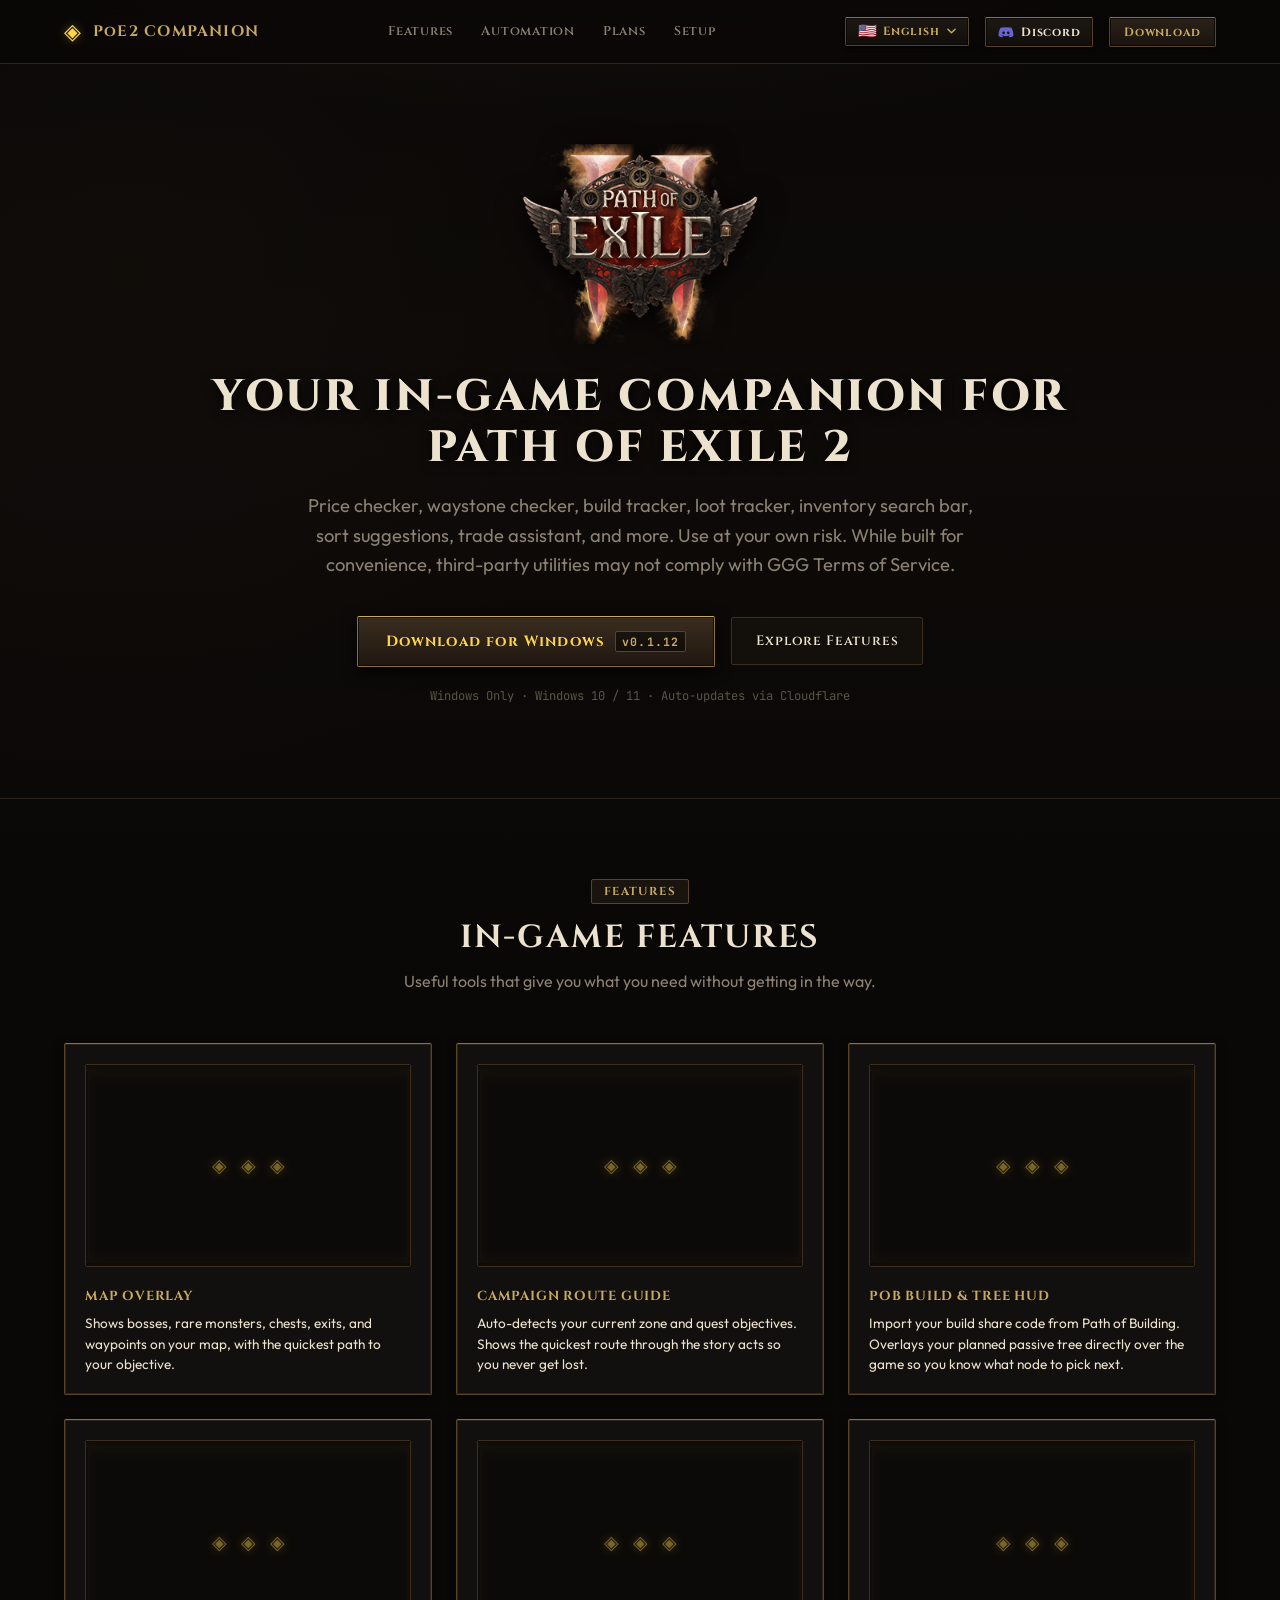
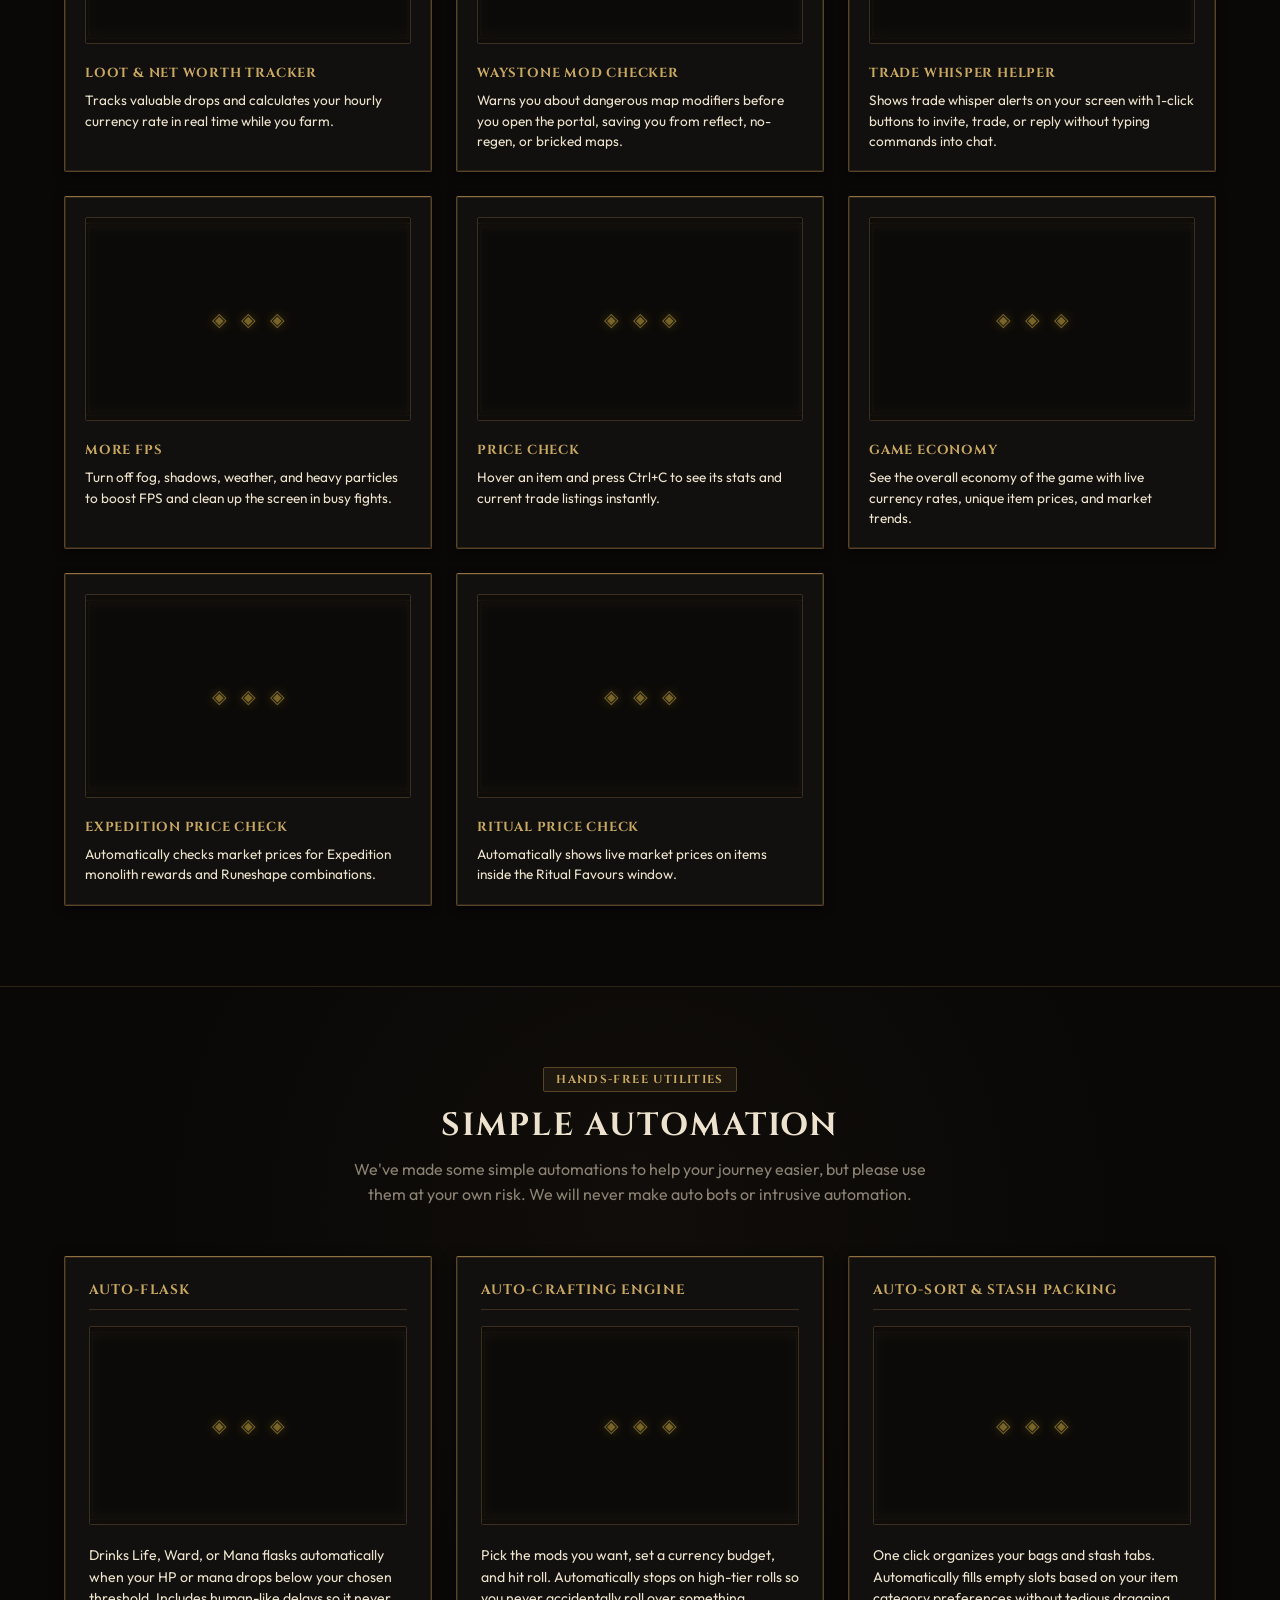
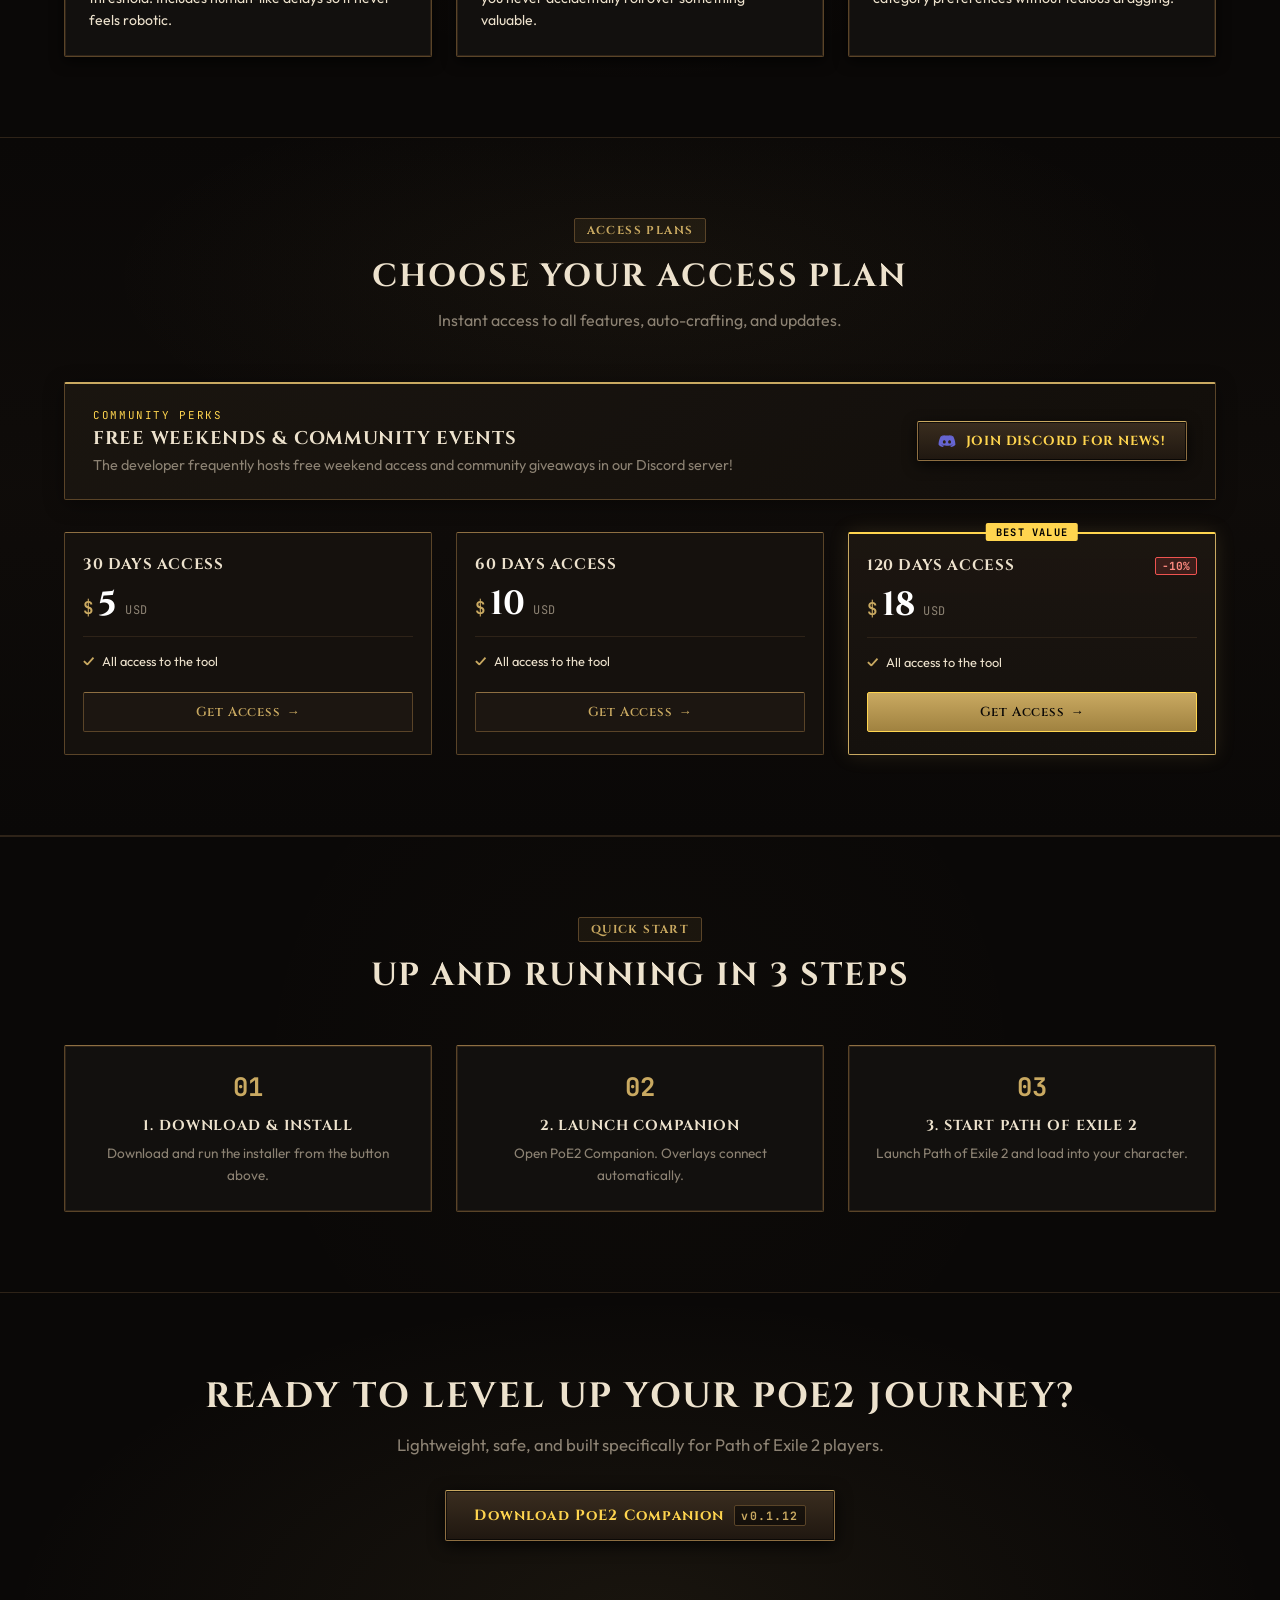
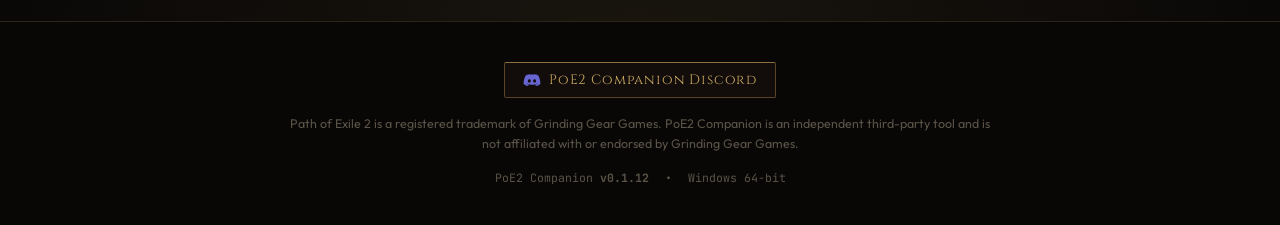
<file: index.html>
<!DOCTYPE html>
<html lang="en">

<head>
  <meta charset="UTF-8">
  <meta name="viewport" content="width=device-width, initial-scale=1.0">
  <title>PoE2 Companion — Helpful Features to Enjoy Path of Exile 2</title>
  <meta name="description"
    content="Price checker, waystone checker, build tracker, loot tracker, inventory search bar, sort suggestions, trade assistant, and more. Use at your own risk. Third-party utility for Path of Exile 2.">
  <link rel="icon" type="image/x-icon" href="favicon.ico">
  <link rel="stylesheet" href="styles.css">

  <!-- Open Graph / Facebook / Discord / Messenger Embeds -->
  <meta property="og:type" content="website">
  <meta property="og:url" content="https://poe2companion.github.io/">
  <meta property="og:site_name" content="PoE2 Companion">
  <meta property="og:title" content="PoE2 Companion — Helpful Features to Enjoy Path of Exile 2">
  <meta property="og:description"
    content="Price checker, waystone checker, build tracker, loot tracker, inventory search bar, sort suggestions, trade assistant, and more. Use at your own risk. Third-party utility for Path of Exile 2.">
  <meta property="og:image" content="https://poe2companion.github.io/public/images/og-preview.png">
  <meta property="og:image:secure_url" content="https://poe2companion.github.io/public/images/og-preview.png">
  <meta property="og:image:type" content="image/png">
  <meta property="og:image:width" content="1200">
  <meta property="og:image:height" content="630">
  <meta property="og:image:alt" content="PoE2 Companion — In-Game Features and Utilities">

  <!-- Twitter / X Cards -->
  <meta name="twitter:card" content="summary_large_image">
  <meta name="twitter:url" content="https://poe2companion.github.io/">
  <meta name="twitter:title" content="PoE2 Companion — Helpful Features to Enjoy Path of Exile 2">
  <meta name="twitter:description"
    content="Price checker, waystone checker, build tracker, loot tracker, inventory search bar, sort suggestions, trade assistant, and more. Use at your own risk. Third-party utility for Path of Exile 2.">
  <meta name="twitter:image" content="https://poe2companion.github.io/public/images/og-preview.png">
</head>

<body id="top">

  <!-- Navigation Bar -->
  <nav class="site-nav">
    <div class="container">
      <a href="#top" class="nav-brand" aria-label="PoE2 Companion - Back to top">
        <span class="nav-poe-emblem">◈</span>
        <span class="nav-brand-text">PoE2 COMPANION</span>
      </a>

      <div class="nav-links">
        <a href="#features" class="nav-link" data-i18n="navFeatures">Features</a>
        <a href="#automation" class="nav-link" data-i18n="navAutomation">Automation</a>
        <a href="#pricing" class="nav-link" data-i18n="navPricing">Plans</a>
        <a href="#setup" class="nav-link" data-i18n="navHowItWorks">Setup</a>
      </div>

      <div class="nav-actions">
        <!-- Language Selector -->
        <div class="lang-dropdown" id="lang-dropdown">
          <button type="button" class="lang-dropdown-btn" id="lang-dropdown-btn" aria-haspopup="listbox" aria-expanded="false" aria-label="Select Language">
            <span class="lang-current">
              <span class="lang-flag" id="lang-current-flag">🇺🇸</span>
              <span class="lang-label" id="lang-current-label">English</span>
            </span>
            <svg class="lang-arrow-icon" width="10" height="6" viewBox="0 0 10 6" fill="none" xmlns="http://www.w3.org/2000/svg" aria-hidden="true">
              <path d="M1 1L5 5L9 1" stroke="currentColor" stroke-width="1.6" stroke-linecap="round" stroke-linejoin="round"/>
            </svg>
          </button>
          <ul class="lang-menu" id="lang-menu" role="listbox" aria-labelledby="lang-dropdown-btn">
            <li class="lang-item active" role="option" data-value="en" aria-selected="true" tabindex="-1">
              <span class="lang-item-left">
                <span class="lang-item-flag">🇺🇸</span>
                <span class="lang-item-name">English</span>
              </span>
              <span class="lang-item-check">✦</span>
            </li>
            <li class="lang-item" role="option" data-value="vi" aria-selected="false" tabindex="-1">
              <span class="lang-item-left">
                <span class="lang-item-flag">🇻🇳</span>
                <span class="lang-item-name">Tiếng Việt</span>
              </span>
              <span class="lang-item-check">✦</span>
            </li>
            <li class="lang-item" role="option" data-value="zh" aria-selected="false" tabindex="-1">
              <span class="lang-item-left">
                <span class="lang-item-flag">🇨🇳</span>
                <span class="lang-item-name">简体中文</span>
              </span>
              <span class="lang-item-check">✦</span>
            </li>
            <li class="lang-item" role="option" data-value="ko" aria-selected="false" tabindex="-1">
              <span class="lang-item-left">
                <span class="lang-item-flag">🇰🇷</span>
                <span class="lang-item-name">한국어</span>
              </span>
              <span class="lang-item-check">✦</span>
            </li>
            <li class="lang-item" role="option" data-value="ru" aria-selected="false" tabindex="-1">
              <span class="lang-item-left">
                <span class="lang-item-flag">🇷🇺</span>
                <span class="lang-item-name">Русский</span>
              </span>
              <span class="lang-item-check">✦</span>
            </li>
            <li class="lang-item" role="option" data-value="th" aria-selected="false" tabindex="-1">
              <span class="lang-item-left">
                <span class="lang-item-flag">🇹🇭</span>
                <span class="lang-item-name">ไทย</span>
              </span>
              <span class="lang-item-check">✦</span>
            </li>
          </ul>
          <!-- Fallback Native Select -->
          <select id="lang-select" class="visually-hidden" aria-hidden="true" tabindex="-1">
            <option value="en" selected>🇺🇸 English</option>
            <option value="vi">🇻🇳 Tiếng Việt</option>
            <option value="zh">🇨🇳 简体中文</option>
            <option value="ko">🇰🇷 한국어</option>
            <option value="ru">🇷🇺 Русский</option>
            <option value="th">🇹🇭 ไทย</option>
          </select>
        </div>

        <!-- Discord Community Link -->
        <a href="https://discord.gg/yBhYEVyRgh" target="_blank" rel="noopener noreferrer" class="btn-nav-discord"
          title="Join Discord Community">
          <img src="public/images/discord.svg" alt="Discord" class="nav-discord-icon">
          <span>Discord</span>
        </a>

        <!-- Compact Download Link -->
        <a href="https://poe2update.zonelyg.com/PoE2%20Companion_0.1.12_x64-setup.exe"
          class="btn-nav-download app-download-link">
          <span data-i18n="navDownload">Download</span>
        </a>
      </div>
    </div>
  </nav>

  <!-- Hero Section -->
  <header class="hero-section">
    <div class="container">
      <a href="https://www.pathofexile.com/trade2/search/poe2/Forbidden%20Rites/H4sIAAAAAAAACqtWKi5JLCktVrKqVsovKMnMz1OyUkosS8zMSUzKSVWq1QHLFytZRVcrlVQWpIJk81KUdJTSMnNKUotAErG1sbUA2ikBQEcAAAA"
        target="_blank" rel="noopener noreferrer" class="hero-logo-box poe2-trade-link"
        title="Open PoE 2 Trade Market (Forbidden Rites)" aria-label="Open Path of Exile 2 Official Trade Market">
        <img src="public/images/logo.png" alt="Path of Exile 2" class="hero-main-logo">
      </a>

      <h1 class="hero-title" data-i18n="heroTitle">
        Your In-Game Companion for Path of Exile 2
      </h1>

      <p class="hero-subtitle" data-i18n="heroSubtitle">
        Price checker, waystone checker, build tracker, loot tracker, inventory search bar, sort suggestions, trade assistant, and more. Use at your own risk. While built for convenience, third-party utilities may not comply with GGG Terms of Service.
      </p>

      <div class="hero-cta-group">
        <a href="https://poe2update.zonelyg.com/PoE2%20Companion_0.1.12_x64-setup.exe"
          class="btn-primary-lg app-download-link" id="hero-download">
          <span data-i18n="heroDownloadBtn">Download for Windows</span>
          <span class="btn-version-pill app-version-badge">v0.1.12</span>
        </a>

        <a href="#features" class="btn-secondary-lg">
          <span data-i18n="heroViewFeatures">Explore Features</span>
        </a>
      </div>

      <p class="hero-meta" data-i18n="heroPlatform">
        Windows Only · Windows 10 / 11 · Auto-updates via Cloudflare
      </p>

      <!-- Hero Visual Showcase (Temporarily commented out)
      <div class="hero-preview-wrapper">
        <div class="hero-preview-frame">
          <div class="video-loader" aria-label="Loading video preview">
            <div class="video-loader-dots">
              <span class="loader-emblem">◈</span>
              <span class="loader-emblem">◈</span>
              <span class="loader-emblem">◈</span>
            </div>
          </div>
          <video class="hero-preview-video" poster="public/images/hero-preview.png" autoplay loop muted playsinline
            preload="auto">
            <source src="https://poe2update.zonelyg.com/videos/hero-preview.mp4" type="video/mp4">
          </video>
        </div>
      </div>
      -->
    </div>
  </header>

  <!-- Features Section -->
  <section class="overlays-section" id="features">
    <div class="container">
      <div class="section-header">
        <span class="section-badge" data-i18n="featureSectionBadge">FEATURES</span>
        <h2 class="section-title" data-i18n="featureSectionTitle">In-Game Features</h2>
        <p class="section-subtitle" data-i18n="featureSectionSubtitle">
          Useful tools that give you what you need without getting in the way.
        </p>
      </div>

      <div class="overlays-grid">
        <!-- Map Overlay -->
        <article class="overlay-feature-card">
          <div class="card-preview-slot overlay-preview-slot">
            <video class="card-preview-video" poster="public/images/feature-radar.png" autoplay loop muted playsinline
              preload="none">
              <source src="https://poe2update.zonelyg.com/videos/feature-radar.mp4" type="video/mp4">
            </video>
          </div>
          <h3 class="overlay-card-title" data-i18n="mapOverlayTitle">Map Overlay</h3>
          <p class="overlay-card-desc" data-i18n="mapOverlayDesc">
            Shows bosses, rare monsters, chests, exits, and waypoints on your map, with the quickest path to your
            objective.
          </p>
        </article>

        <!-- Campaign -->
        <article class="overlay-feature-card">
          <div class="card-preview-slot overlay-preview-slot">
            <video class="card-preview-video" poster="public/images/feature-leveling.png" autoplay loop muted
              playsinline preload="none">
              <source src="https://poe2update.zonelyg.com/videos/feature-campaign.mp4" type="video/mp4">
            </video>
          </div>
          <h3 class="overlay-card-title" data-i18n="campaignTitle">Campaign Route Guide</h3>
          <p class="overlay-card-desc" data-i18n="campaignDesc">
            Auto-detects your current zone and quest objectives. Shows the quickest route through the story acts so you
            never get lost.
          </p>
        </article>

        <!-- Tree -->
        <article class="overlay-feature-card">
          <div class="card-preview-slot overlay-preview-slot">
            <video class="card-preview-video" poster="public/images/feature-builds.png" autoplay loop muted playsinline
              preload="none">
              <source src="https://poe2update.zonelyg.com/videos/feature-pob.mp4" type="video/mp4">
            </video>
          </div>
          <h3 class="overlay-card-title" data-i18n="treeTitle">PoB Build & Tree HUD</h3>
          <p class="overlay-card-desc" data-i18n="treeDesc">
            Import your build share code from Path of Building. Overlays your planned passive tree directly over the
            game so you know what node to pick next.
          </p>
        </article>

        <!-- Loot -->
        <article class="overlay-feature-card">
          <div class="card-preview-slot overlay-preview-slot">
            <video class="card-preview-video" poster="public/images/feature-loot.png" autoplay loop muted playsinline
              preload="none">
              <source src="https://poe2update.zonelyg.com/videos/feature-loot.mp4" type="video/mp4">
            </video>
          </div>
          <h3 class="overlay-card-title" data-i18n="lootTitle">Loot & Net Worth Tracker</h3>
          <p class="overlay-card-desc" data-i18n="lootDesc">
            Tracks valuable drops and calculates your hourly currency rate in real time while you farm.
          </p>
        </article>

        <!-- Inventory / Waystones -->
        <article class="overlay-feature-card">
          <div class="card-preview-slot overlay-preview-slot">
            <video class="card-preview-video" poster="public/images/feature-waystone.png" autoplay loop muted
              playsinline preload="none">
              <source src="https://poe2update.zonelyg.com/videos/feature-waystone.mp4" type="video/mp4">
            </video>
          </div>
          <h3 class="overlay-card-title" data-i18n="waystoneTitle">Waystone Mod Checker</h3>
          <p class="overlay-card-desc" data-i18n="waystoneDesc">
            Warns you about dangerous map modifiers before you open the portal, saving you from reflect, no-regen, or
            bricked maps.
          </p>
        </article>

        <!-- Trade -->
        <article class="overlay-feature-card">
          <div class="card-preview-slot overlay-preview-slot">
            <video class="card-preview-video" poster="public/images/feature-trade.png" autoplay loop muted playsinline
              preload="none">
              <source src="https://poe2update.zonelyg.com/videos/feature-trade.mp4" type="video/mp4">
            </video>
          </div>
          <h3 class="overlay-card-title" data-i18n="tradeTitle">Trade Whisper Helper</h3>
          <p class="overlay-card-desc" data-i18n="tradeDesc">
            Shows trade whisper alerts on your screen with 1-click buttons to invite, trade, or reply without typing
            commands into chat.
          </p>
        </article>

        <!-- More FPS -->
        <article class="overlay-feature-card">
          <div class="card-preview-slot overlay-preview-slot">
            <video class="card-preview-video" poster="public/images/hero-preview.png" autoplay loop muted playsinline
              preload="none">
              <source src="https://poe2update.zonelyg.com/videos/feature-performance.mp4" type="video/mp4">
            </video>
          </div>
          <h3 class="overlay-card-title" data-i18n="fpsTitle">More FPS</h3>
          <p class="overlay-card-desc" data-i18n="fpsDesc">
            Turn off fog, shadows, weather, and heavy particles to boost FPS and clean up the screen in busy fights.
          </p>
        </article>

        <!-- Price Check -->
        <article class="overlay-feature-card">
          <div class="card-preview-slot overlay-preview-slot">
            <video class="card-preview-video" poster="public/images/feature-trade.png" autoplay loop muted playsinline
              preload="none">
              <source src="https://poe2update.zonelyg.com/videos/feature-price-check.mp4" type="video/mp4">
            </video>
          </div>
          <h3 class="overlay-card-title" data-i18n="priceCheckTitle">Price Check</h3>
          <p class="overlay-card-desc" data-i18n="priceCheckDesc">
            Hover an item and press Ctrl+C to see its stats and current trade listings instantly.
          </p>
        </article>

        <!-- Game Economy -->
        <article class="overlay-feature-card">
          <div class="card-preview-slot overlay-preview-slot">
            <video class="card-preview-video" poster="public/images/feature-trade.png" autoplay loop muted playsinline
              preload="none">
              <source src="https://poe2update.zonelyg.com/videos/feature-economy.mp4" type="video/mp4">
            </video>
          </div>
          <h3 class="overlay-card-title" data-i18n="economyTitle">Game Economy</h3>
          <p class="overlay-card-desc" data-i18n="economyDesc">
            See the overall economy of the game with live currency rates, unique item prices, and market trends.
          </p>
        </article>

        <!-- Expedition Price Check -->
        <article class="overlay-feature-card">
          <div class="card-preview-slot overlay-preview-slot">
            <video class="card-preview-video" poster="public/images/feature-expedition-price-check.png" autoplay loop muted playsinline
              preload="none">
              <source src="https://poe2update.zonelyg.com/videos/feature-expedition-price-check.mp4" type="video/mp4">
            </video>
          </div>
          <h3 class="overlay-card-title" data-i18n="runeshapeTitle">Expedition Price Check</h3>
          <p class="overlay-card-desc" data-i18n="runeshapeDesc">
            Automatically checks market prices for Expedition monolith rewards and Runeshape combinations.
          </p>
        </article>

        <!-- Ritual Price Check -->
        <article class="overlay-feature-card">
          <div class="card-preview-slot overlay-preview-slot">
            <video class="card-preview-video" poster="public/images/feature-trade.png" autoplay loop muted playsinline
              preload="none">
              <source src="https://poe2update.zonelyg.com/videos/feature-ritual-price-check.mp4" type="video/mp4">
            </video>
          </div>
          <h3 class="overlay-card-title" data-i18n="ritualTitle">Ritual Price Check</h3>
          <p class="overlay-card-desc" data-i18n="ritualDesc">
            Automatically shows live market prices on items inside the Ritual Favours window.
          </p>
        </article>
      </div>
    </div>
  </section>

  <!-- Automation Spotlight Section -->
  <section class="automation-section" id="automation">
    <div class="container">
      <div class="section-header">
        <span class="section-badge" data-i18n="autoSectionBadge">HANDS-FREE UTILITIES</span>
        <h2 class="section-title" data-i18n="autoSectionTitle">Simple Automation</h2>
        <p class="section-subtitle" data-i18n="autoSectionSubtitle">
          We've made some simple automations to help your journey easier, but please use them at your own risk. We will
          never make auto bots or intrusive automation.
        </p>
      </div>

      <div class="overlays-grid">
        <!-- 1. Auto-Flask -->
        <article class="panel-card">
          <div class="card-header">
            <h3 class="card-title" data-i18n="flaskTitle">Auto-Flask</h3>
          </div>

          <div class="card-preview-slot">
            <video class="card-preview-video" poster="public/images/feature-automation.png" autoplay loop muted
              playsinline preload="none">
              <source src="https://poe2update.zonelyg.com/videos/auto-flask.mp4" type="video/mp4">
            </video>
          </div>

          <p class="card-desc" data-i18n="flaskDesc">
            Drinks Life, Ward, or Mana flasks automatically when your HP or mana drops below your chosen threshold.
            Includes human-like delays so it never feels robotic.
          </p>
        </article>

        <!-- 2. Auto-Crafting Engine -->
        <article class="panel-card">
          <div class="card-header">
            <h3 class="card-title" data-i18n="craftTitle">Auto-Crafting Engine</h3>
          </div>

          <div class="card-preview-slot">
            <video class="card-preview-video" poster="public/images/feature-automation.png" autoplay loop muted
              playsinline preload="none">
              <source src="https://poe2update.zonelyg.com/videos/auto-crafting.mp4" type="video/mp4">
            </video>
          </div>

          <p class="card-desc" data-i18n="craftDesc">
            Pick the mods you want, set a currency budget, and hit roll. Automatically stops on high-tier rolls so you
            never accidentally roll over something valuable.
          </p>
        </article>

        <!-- 3. Auto-Sort & Stash Packing -->
        <article class="panel-card">
          <div class="card-header">
            <h3 class="card-title" data-i18n="sortTitle">Auto-Sort & Stash Packing</h3>
          </div>

          <div class="card-preview-slot">
            <video class="card-preview-video" poster="public/images/feature-inventory.png" autoplay loop muted
              playsinline preload="none">
              <source src="https://poe2update.zonelyg.com/videos/auto-sorting.mp4" type="video/mp4">
            </video>
          </div>

          <p class="card-desc" data-i18n="sortDesc">
            One click organizes your bags and stash tabs. Automatically fills empty slots based on your item category
            preferences without tedious dragging.
          </p>
        </article>
      </div>
    </div>
  </section>

  <!-- Access Plans Section -->
  <section class="pricing-section" id="pricing">
    <div class="container">
      <div class="section-header">
        <span class="section-badge" data-i18n="pricingSectionBadge">ACCESS PLANS</span>
        <h2 class="section-title" data-i18n="pricingSectionTitle">Choose Your Access Plan</h2>
        <p class="section-subtitle" data-i18n="pricingSectionSubtitle">
          Instant access to all features, auto-crafting, and updates.
        </p>
      </div>

      <!-- Free Weekend & Giveaway Banner -->
      <div class="pricing-community-banner">
        <div class="pricing-community-content">
          <div class="community-banner-tag" data-i18n="pricingCommunityBadge">COMMUNITY PERKS</div>
          <h3 class="community-banner-heading" data-i18n="pricingCommunityTitle">Free Weekends &amp; Community Events</h3>
          <p class="community-banner-text" data-i18n="pricingCommunityDesc">
            The developer frequently hosts free weekend access and community giveaways in our Discord server!
          </p>
        </div>
        <a href="https://discord.gg/yBhYEVyRgh" target="_blank" rel="noopener noreferrer" class="btn-discord-banner">
          <img src="public/images/discord.svg" alt="Discord" class="discord-banner-icon">
          <span data-i18n="pricingCommunityBtn">JOIN DISCORD FOR NEWS!</span>
        </a>
      </div>

      <!-- Access Plans Container -->
      <div class="pricing-plans-wrapper" id="pricing-plans-wrapper">
        <div class="pricing-grid" id="pricing-grid">
          <!-- 30 Days -->
          <div class="pricing-card">
            <div class="plan-header">
              <div class="plan-title-row">
                <h3 class="plan-name" data-i18n="plan30Days">30 Days Access</h3>
              </div>
              <div class="plan-price-wrap">
                <span class="plan-currency">$</span>
                <span class="plan-price">5</span>
                <span class="plan-crypto">USD</span>
              </div>
            </div>
            <ul class="plan-perks">
              <li><span class="perk-check">✓</span> <span data-i18n="planAllAccess">All access to the tool</span></li>
            </ul>
            <a href="https://zonelyg.com/services/sub-services/path-of-exile-2-companion-tool?item=6ad471e795870103e927d888" target="_blank" rel="noopener noreferrer" class="btn-plan-action">
              <span data-i18n="planBuyBtn">Get Access</span>
              <span class="plan-btn-arrow">→</span>
            </a>
          </div>

          <!-- 60 Days -->
          <div class="pricing-card">
            <div class="plan-header">
              <div class="plan-title-row">
                <h3 class="plan-name" data-i18n="plan60Days">60 Days Access</h3>
              </div>
              <div class="plan-price-wrap">
                <span class="plan-currency">$</span>
                <span class="plan-price">10</span>
                <span class="plan-crypto">USD</span>
              </div>
            </div>
            <ul class="plan-perks">
              <li><span class="perk-check">✓</span> <span data-i18n="planAllAccess">All access to the tool</span></li>
            </ul>
            <a href="https://zonelyg.com/services/sub-services/path-of-exile-2-companion-tool?item=6ad4723cba37c42add4f62ac" target="_blank" rel="noopener noreferrer" class="btn-plan-action">
              <span data-i18n="planBuyBtn">Get Access</span>
              <span class="plan-btn-arrow">→</span>
            </a>
          </div>

          <!-- 120 Days (Highlight / Best Value) -->
          <div class="pricing-card pricing-card-highlight">
            <div class="plan-best-badge" data-i18n="planPopularBadge">BEST VALUE</div>
            <div class="plan-header">
              <div class="plan-title-row">
                <h3 class="plan-name" data-i18n="plan120Days">120 Days Access</h3>
                <span class="plan-discount-badge">-10%</span>
              </div>
              <div class="plan-price-wrap">
                <span class="plan-currency">$</span>
                <span class="plan-price">18</span>
                <span class="plan-crypto">USD</span>
              </div>
            </div>
            <ul class="plan-perks">
              <li><span class="perk-check">✓</span> <span data-i18n="planAllAccess">All access to the tool</span></li>
            </ul>
            <a href="https://zonelyg.com/services/sub-services/path-of-exile-2-companion-tool?item=6ad4725295870103e927d9bc" target="_blank" rel="noopener noreferrer" class="btn-plan-action">
              <span data-i18n="planBuyBtn">Get Access</span>
              <span class="plan-btn-arrow">→</span>
            </a>
          </div>
        </div>
      </div>
    </div>
  </section>

  <!-- Quick Setup Section -->
  <section class="how-section" id="setup">
    <div class="container">
      <div class="section-header">
        <span class="section-badge" data-i18n="howSectionBadge">QUICK START</span>
        <h2 class="section-title" data-i18n="howSectionTitle">Up and Running in 3 Steps</h2>
      </div>

      <div class="steps-grid">
        <div class="step-card">
          <div class="step-num">01</div>
          <h3 class="step-title" data-i18n="howStep1Title">1. Download & Install</h3>
          <p class="step-desc" data-i18n="howStep1Desc">Download and run the installer from the button above.</p>
        </div>

        <div class="step-card">
          <div class="step-num">02</div>
          <h3 class="step-title" data-i18n="howStep2Title">2. Launch Companion</h3>
          <p class="step-desc" data-i18n="howStep2Desc">Open PoE2 Companion. Overlays connect automatically.</p>
        </div>

        <div class="step-card">
          <div class="step-num">03</div>
          <h3 class="step-title" data-i18n="howStep3Title">3. Start Path of Exile 2</h3>
          <p class="step-desc" data-i18n="howStep3Desc">Launch Path of Exile 2 and load into your character.</p>
        </div>
      </div>
    </div>
  </section>

  <!-- Call to Action -->
  <section class="cta-section">
    <div class="container">
      <h2 class="cta-title" data-i18n="ctaTitle">Ready to Level Up Your PoE2 Journey?</h2>
      <p class="cta-subtitle" data-i18n="ctaSubtitle">Lightweight, safe, and built specifically for Path of Exile 2
        players.</p>

      <a href="https://poe2update.zonelyg.com/PoE2%20Companion_0.1.12_x64-setup.exe"
        class="btn-primary-lg app-download-link" id="cta-download">
        <span data-i18n="ctaDownloadBtn">Download PoE2 Companion</span>
        <span class="btn-version-pill app-version-badge">v0.1.12</span>
      </a>
    </div>
  </section>

  <!-- Footer -->
  <footer class="site-footer">
    <div class="container footer-inner">
      <a href="https://discord.gg/yBhYEVyRgh" target="_blank" rel="noopener noreferrer" class="footer-discord-link">
        <img src="public/images/discord.svg" alt="Discord" class="footer-discord-icon">
        <span>PoE2 Companion Discord</span>
      </a>

      <p class="footer-disclaimer" data-i18n="footerDisclaimer">
        Path of Exile 2 is a registered trademark of Grinding Gear Games. PoE2 Companion is an independent third-party
        tool and is not affiliated with or endorsed by Grinding Gear Games.
      </p>

      <div class="footer-meta">
        <span>PoE2 Companion <strong class="app-version-badge">v0.1.12</strong></span>
        <span>•</span>
        <span data-i18n="footerPlatform">Windows 64-bit</span>
      </div>
    </div>
  </footer>

  <!-- Single Standard Script (Zero CORS issues on file:///) -->
  <script src="js/app.js"></script>
</body>

</html>
</file>
<file: styles.css>
/* ==========================================================================
   PoE2 Companion — Public Website Styles
   Faithful to Path of Exile 2 Dark Gothic Design System (docs/DESIGN_SYSTEM.md)
   Strict 2px border radius, aged bronze, warm parchment, and stone surfaces.
   ========================================================================== */

@import url('https://fonts.googleapis.com/css2?family=Cinzel:wght@500;600;700;800&family=JetBrains+Mono:wght@500;600;700&family=Noto+Sans+Thai:wght@400;500;600;700&family=Outfit:wght@300;400;500;600;700&display=swap');

:root {
  /* Surface & Background */
  --poe2-bg-deep: #0a0807;
  --poe2-bg-surface: #12100e;
  --poe2-bg-card: #15110d;
  --poe2-bg-card-hover: #1c1611;
  --poe2-bg-input: #0d0a08;
  --poe2-bg-elevated: #1a1510;

  /* Borders & Highlights */
  --poe2-border-strong: #5a4428;
  --poe2-border-highlight: #8e6f42;
  --poe2-border-groove: #2e2318;
  --poe2-border-subtle: #3d2f1f;
  --poe2-border-accent: #c9a961;

  /* Gold Palette */
  --poe2-gold-primary: #c9a961;
  --poe2-gold-bright: #ffd54f;
  --poe2-gold-secondary: #8c734b;
  --poe2-gold-glow: rgba(201, 169, 97, 0.25);

  /* Text Colors */
  --poe2-text-bright: #ede2cd;
  --poe2-text-muted: #8c8273;
  --poe2-text-subtle: #5a5347;

  /* Status Colors */
  --poe2-cyan-telemetry: #2ed8ff;
  --poe2-green-active: #44dd88;
  --poe2-red-danger: #ef5350;

  /* Strict Geometry */
  --poe2-radius: 2px;

  /* Fonts */
  --poe2-font-title: 'Cinzel', 'Noto Sans Thai', 'Leelawadee UI', serif;
  --poe2-font-ui: 'Outfit', 'Noto Sans Thai', 'Leelawadee UI', sans-serif;
  --poe2-font-mono: 'JetBrains Mono', 'Noto Sans Thai', 'Leelawadee UI', monospace;
}

*, *::before, *::after {
  box-sizing: border-box;
  margin: 0;
  padding: 0;
}

html {
  scroll-behavior: smooth;
  font-size: 16px;
  background-color: var(--poe2-bg-deep);
  color: var(--poe2-text-bright);
  font-family: var(--poe2-font-ui);
  text-rendering: optimizeLegibility;
  -webkit-font-smoothing: antialiased;
}

body {
  min-height: 100vh;
  display: flex;
  flex-direction: column;
  background: 
    radial-gradient(ellipse 80% 50% at 50% -20%, rgba(201, 169, 97, 0.08), transparent 70%),
    radial-gradient(circle at 10% 30%, rgba(90, 68, 40, 0.05) 0%, transparent 40%),
    linear-gradient(180deg, var(--poe2-bg-deep) 0%, #0d0a08 50%, var(--poe2-bg-deep) 100%);
  background-attachment: fixed;
  overflow-x: hidden;
}

/* Custom Scrollbar */
::-webkit-scrollbar {
  width: 8px;
  height: 8px;
}
::-webkit-scrollbar-track {
  background: var(--poe2-bg-deep);
}
::-webkit-scrollbar-thumb {
  background: var(--poe2-border-strong);
  border-radius: var(--poe2-radius);
}
::-webkit-scrollbar-thumb:hover {
  background: var(--poe2-gold-secondary);
}

/* Typography Helpers */
h1, h2, h3, h4, .font-title {
  font-family: var(--poe2-font-title);
  letter-spacing: 0.06em;
  text-transform: uppercase;
}

p {
  line-height: 1.6;
  color: var(--poe2-text-muted);
}

a {
  color: inherit;
  text-decoration: none;
}

/* Container */
.container {
  width: 100%;
  max-width: 1200px;
  margin: 0 auto;
  padding: 0 24px;
}

/* Section Header standard */
.section-header {
  text-align: center;
  margin-bottom: 48px;
}

.section-badge {
  display: inline-block;
  font-family: var(--poe2-font-title);
  font-size: 0.72rem;
  font-weight: 700;
  letter-spacing: 0.12em;
  color: var(--poe2-gold-primary);
  background: rgba(201, 169, 97, 0.08);
  border: 1px solid var(--poe2-border-strong);
  border-radius: var(--poe2-radius);
  padding: 4px 12px;
  margin-bottom: 12px;
  text-transform: uppercase;
}

.section-title {
  font-size: 2rem;
  font-weight: 700;
  color: var(--poe2-text-bright);
  margin-bottom: 10px;
}

.section-subtitle {
  font-size: 1rem;
  color: var(--poe2-text-muted);
  max-width: 600px;
  margin: 0 auto;
}

/* ==========================================================================
   Navigation Bar
   ========================================================================== */
.site-nav {
  position: sticky;
  top: 0;
  z-index: 100;
  background: rgba(10, 8, 7, 0.92);
  backdrop-filter: blur(8px);
  border-bottom: 1px solid var(--poe2-border-groove);
  height: 64px;
  display: flex;
  align-items: center;
}

.site-nav .container {
  display: flex;
  justify-content: space-between;
  align-items: center;
}

.nav-brand {
  display: flex;
  align-items: center;
  gap: 12px;
  text-decoration: none;
  cursor: pointer;
}

.nav-poe-emblem {
  color: var(--poe2-gold-bright);
  font-size: 1.35rem;
  line-height: 1;
  text-shadow: 0 0 10px rgba(255, 213, 79, 0.4);
  transition: transform 0.2s ease, text-shadow 0.2s ease;
  display: inline-block;
}

.nav-brand:hover .nav-poe-emblem {
  transform: scale(1.15);
  text-shadow: 0 0 14px rgba(255, 213, 79, 0.7);
}

.nav-brand-text {
  font-family: var(--poe2-font-title);
  font-size: 0.95rem;
  font-weight: 700;
  color: var(--poe2-gold-primary);
  letter-spacing: 0.08em;
  transition: color 0.15s ease;
}

.nav-brand:hover .nav-brand-text {
  color: var(--poe2-gold-bright);
}

.nav-links {
  display: flex;
  align-items: center;
  gap: 28px;
}

.nav-link {
  font-family: var(--poe2-font-title);
  font-size: 0.8rem;
  font-weight: 600;
  letter-spacing: 0.06em;
  color: var(--poe2-text-muted);
  transition: color 0.15s ease;
}

.nav-link:hover {
  color: var(--poe2-gold-bright);
}

.nav-actions {
  display: flex;
  align-items: center;
  gap: 16px;
}

/* Language Selector Dropdown */
.lang-dropdown {
  position: relative;
  display: inline-block;
}

.lang-dropdown-btn {
  display: inline-flex;
  align-items: center;
  gap: 8px;
  background: linear-gradient(180deg, #1d1813 0%, #110e0b 100%);
  border: 1px solid var(--poe2-border-strong);
  border-top: 1px solid var(--poe2-border-highlight);
  border-radius: var(--poe2-radius);
  color: var(--poe2-gold-primary);
  font-family: var(--poe2-font-title), var(--poe2-font-ui), sans-serif;
  font-size: 0.74rem;
  font-weight: 700;
  letter-spacing: 0.06em;
  padding: 6px 12px;
  cursor: pointer;
  box-shadow: inset 0 0 0 1px rgba(0, 0, 0, 0.5), 0 2px 4px rgba(0, 0, 0, 0.6);
  transition: all 0.15s ease;
  user-select: none;
  line-height: 1;
}

.lang-dropdown-btn:hover,
.lang-dropdown.open .lang-dropdown-btn {
  background: linear-gradient(180deg, #282019 0%, #16120e 100%);
  border-color: var(--poe2-gold-primary);
  color: var(--poe2-gold-bright);
  box-shadow: 0 0 8px rgba(201, 169, 97, 0.35);
}

.lang-dropdown-btn:focus-visible {
  outline: none;
  border-color: var(--poe2-gold-bright);
  box-shadow: 0 0 8px rgba(201, 169, 97, 0.5);
}

.lang-current {
  display: inline-flex;
  align-items: center;
  gap: 6px;
}

.lang-flag {
  font-size: 0.95rem;
  line-height: 1;
}

.lang-label {
  font-size: 0.74rem;
  letter-spacing: 0.06em;
}

.lang-arrow-icon {
  width: 9px;
  height: 6px;
  color: var(--poe2-gold-primary);
  transition: transform 0.2s cubic-bezier(0.4, 0, 0.2, 1), color 0.15s ease;
  flex-shrink: 0;
}

.lang-dropdown-btn:hover .lang-arrow-icon,
.lang-dropdown.open .lang-arrow-icon {
  color: var(--poe2-gold-bright);
}

.lang-dropdown.open .lang-arrow-icon {
  transform: rotate(180deg);
}

/* Dropdown Menu Popup */
.lang-menu {
  position: absolute;
  top: calc(100% + 6px);
  right: 0;
  min-width: 164px;
  background: linear-gradient(180deg, #18130e 0%, #0f0c09 100%);
  border: 1px solid var(--poe2-border-strong);
  border-top: 2px solid var(--poe2-gold-primary);
  border-radius: var(--poe2-radius);
  box-shadow: inset 0 0 0 1px var(--poe2-border-groove), 0 10px 28px rgba(0, 0, 0, 0.92), 0 0 16px rgba(201, 169, 97, 0.15);
  padding: 4px 0;
  margin: 0;
  list-style: none;
  z-index: 200;
  opacity: 0;
  visibility: hidden;
  transform: translateY(-6px);
  transition: opacity 0.15s ease, transform 0.15s ease, visibility 0.15s;
  pointer-events: none;
  backdrop-filter: blur(8px);
}

.lang-dropdown.open .lang-menu {
  opacity: 1;
  visibility: visible;
  transform: translateY(0);
  pointer-events: auto;
}

.lang-item {
  display: flex;
  align-items: center;
  justify-content: space-between;
  padding: 7px 12px;
  font-family: var(--poe2-font-ui);
  font-size: 0.78rem;
  font-weight: 500;
  color: var(--poe2-text-bright);
  cursor: pointer;
  transition: background 0.12s ease, color 0.12s ease, border-color 0.12s ease;
  user-select: none;
  border-left: 2px solid transparent;
  outline: none;
}

.lang-item:not(:last-child) {
  border-bottom: 1px solid rgba(46, 35, 24, 0.6);
}

.lang-item:hover,
.lang-item:focus {
  background: linear-gradient(90deg, rgba(201, 169, 97, 0.15) 0%, rgba(90, 68, 40, 0.05) 100%);
  color: var(--poe2-gold-bright);
  border-left-color: var(--poe2-gold-primary);
}

.lang-item.active {
  background: rgba(201, 169, 97, 0.08);
  color: var(--poe2-gold-bright);
  font-weight: 600;
  border-left-color: var(--poe2-gold-primary);
}

.lang-item-left {
  display: inline-flex;
  align-items: center;
  gap: 8px;
}

.lang-item-flag {
  font-size: 0.95rem;
  line-height: 1;
}

.lang-item-name {
  line-height: 1.2;
}

.lang-item-check {
  font-size: 0.68rem;
  color: var(--poe2-gold-primary);
  opacity: 0;
  transition: opacity 0.15s ease;
  margin-left: 8px;
}

.lang-item.active .lang-item-check {
  opacity: 1;
  text-shadow: 0 0 6px rgba(201, 169, 97, 0.5);
}

.lang-item:hover .lang-item-check {
  color: var(--poe2-gold-bright);
}

.visually-hidden {
  position: absolute !important;
  width: 1px !important;
  height: 1px !important;
  padding: 0 !important;
  margin: -1px !important;
  overflow: hidden !important;
  clip: rect(0, 0, 0, 0) !important;
  white-space: nowrap !important;
  border: 0 !important;
}

/* Discord Nav Button */
.btn-nav-discord {
  display: inline-flex;
  align-items: center;
  gap: 7px;
  background: linear-gradient(180deg, #1d1813 0%, #110e0b 100%);
  border: 1px solid var(--poe2-border-strong);
  border-top: 1px solid var(--poe2-border-highlight);
  border-radius: var(--poe2-radius);
  color: var(--poe2-text-bright);
  font-family: var(--poe2-font-title);
  font-size: 0.74rem;
  font-weight: 700;
  letter-spacing: 0.06em;
  padding: 6px 12px;
  cursor: pointer;
  box-shadow: inset 0 0 0 1px rgba(0, 0, 0, 0.5), 0 2px 4px rgba(0, 0, 0, 0.6);
  transition: all 0.15s ease;
  text-decoration: none;
}

.btn-nav-discord:hover {
  background: linear-gradient(180deg, #282019 0%, #16120e 100%);
  border-color: #5865f2;
  color: #ffffff;
  box-shadow: 0 0 10px rgba(88, 101, 242, 0.4);
}

.nav-discord-icon {
  width: 16px;
  height: 16px;
  border-radius: 2px;
  display: block;
}

/* Compact Nav Button */
.btn-nav-download {
  display: inline-flex;
  align-items: center;
  gap: 6px;
  background: linear-gradient(180deg, #2b2219 0%, #1a140e 100%);
  border: 1px solid var(--poe2-border-strong);
  border-top: 1px solid var(--poe2-border-highlight);
  border-radius: var(--poe2-radius);
  color: var(--poe2-gold-primary);
  font-family: var(--poe2-font-title);
  font-size: 0.74rem;
  font-weight: 700;
  letter-spacing: 0.06em;
  padding: 6px 14px;
  cursor: pointer;
  box-shadow: inset 0 0 0 1px rgba(0, 0, 0, 0.6), 0 2px 4px rgba(0, 0, 0, 0.6);
  transition: all 0.15s ease;
}

.btn-nav-download:hover {
  background: linear-gradient(180deg, #382c20 0%, #221a12 100%);
  border-color: var(--poe2-gold-primary);
  color: var(--poe2-gold-bright);
  box-shadow: 0 0 8px rgba(201, 169, 97, 0.35);
}

/* ==========================================================================
   Hero Section
   ========================================================================== */
.hero-section {
  padding: 80px 0 60px;
  text-align: center;
  position: relative;
}

.hero-logo-box {
  display: inline-block;
  margin-bottom: 24px;
  cursor: pointer;
  text-decoration: none;
}

.hero-logo-box:focus-visible {
  outline: 2px solid var(--poe2-gold-primary);
  outline-offset: 6px;
  border-radius: var(--poe2-radius);
}

.hero-main-logo {
  max-width: 240px;
  height: auto;
  filter: drop-shadow(0 4px 14px rgba(0, 0, 0, 0.9));
  transition: transform 0.25s ease, filter 0.25s ease;
}

.hero-logo-box:hover .hero-main-logo {
  transform: scale(1.03);
  filter: drop-shadow(0 6px 18px rgba(201, 169, 97, 0.25));
}

.hero-title {
  font-size: 2.75rem;
  line-height: 1.15;
  font-weight: 800;
  color: var(--poe2-text-bright);
  max-width: 860px;
  margin: 0 auto 18px;
  text-shadow: 0 2px 12px rgba(0, 0, 0, 0.8);
}

.hero-subtitle {
  font-size: 1.15rem;
  line-height: 1.6;
  color: var(--poe2-text-muted);
  max-width: 680px;
  margin: 0 auto 36px;
}

.hero-cta-group {
  display: flex;
  align-items: center;
  justify-content: center;
  gap: 16px;
  flex-wrap: wrap;
  margin-bottom: 20px;
}

/* Primary Large Download Button */
.btn-primary-lg {
  display: inline-flex;
  align-items: center;
  gap: 10px;
  background: linear-gradient(180deg, #3a2d1f 0%, #1f1710 100%);
  border: 1px solid var(--poe2-border-highlight);
  border-top: 1px solid var(--poe2-gold-primary);
  border-radius: var(--poe2-radius);
  color: var(--poe2-gold-bright);
  font-family: var(--poe2-font-title);
  font-size: 0.92rem;
  font-weight: 700;
  letter-spacing: 0.08em;
  padding: 14px 28px;
  cursor: pointer;
  box-shadow: inset 0 0 0 1px rgba(0, 0, 0, 0.6), 0 4px 16px rgba(0, 0, 0, 0.8);
  transition: all 0.2s ease;
}

.btn-primary-lg:hover {
  background: linear-gradient(180deg, #4d3c2a 0%, #291f15 100%);
  border-color: var(--poe2-gold-bright);
  color: #ffffff;
  box-shadow: 0 0 20px rgba(201, 169, 97, 0.4), inset 0 0 0 1px rgba(255, 255, 255, 0.1);
  transform: translateY(-1px);
}

.btn-version-pill {
  font-family: var(--poe2-font-mono);
  font-size: 0.72rem;
  background: rgba(0, 0, 0, 0.5);
  border: 1px solid var(--poe2-border-strong);
  border-radius: var(--poe2-radius);
  padding: 2px 6px;
  color: var(--poe2-gold-primary);
}

/* Secondary Button */
.btn-secondary-lg {
  display: inline-flex;
  align-items: center;
  gap: 8px;
  background: rgba(21, 17, 13, 0.8);
  border: 1px solid var(--poe2-border-subtle);
  border-radius: var(--poe2-radius);
  color: var(--poe2-text-bright);
  font-family: var(--poe2-font-title);
  font-size: 0.85rem;
  font-weight: 600;
  letter-spacing: 0.06em;
  padding: 14px 24px;
  cursor: pointer;
  transition: all 0.15s ease;
}

.btn-secondary-lg:hover {
  background: rgba(30, 24, 18, 0.9);
  border-color: var(--poe2-border-highlight);
  color: var(--poe2-gold-primary);
}

/* Discord Hero CTA Button */
.btn-discord-hero {
  display: inline-flex;
  align-items: center;
  gap: 8px;
  background: linear-gradient(180deg, #201a14 0%, #13100c 100%);
  border: 1px solid var(--poe2-border-strong);
  border-top: 1px solid var(--poe2-border-highlight);
  border-radius: var(--poe2-radius);
  color: var(--poe2-text-bright);
  font-family: var(--poe2-font-title);
  font-size: 0.85rem;
  font-weight: 600;
  letter-spacing: 0.06em;
  padding: 14px 22px;
  cursor: pointer;
  transition: all 0.2s ease;
  text-decoration: none;
  box-shadow: inset 0 0 0 1px rgba(0, 0, 0, 0.5), 0 3px 10px rgba(0, 0, 0, 0.7);
}

.btn-discord-hero:hover {
  background: linear-gradient(180deg, #2c231b 0%, #18130e 100%);
  border-color: #5865f2;
  color: #ffffff;
  box-shadow: 0 0 14px rgba(88, 101, 242, 0.4), inset 0 0 0 1px rgba(255, 255, 255, 0.1);
  transform: translateY(-1px);
}

.discord-hero-icon {
  width: 18px;
  height: 18px;
  border-radius: 2px;
  display: block;
}

.hero-meta {
  font-size: 0.76rem;
  color: var(--poe2-text-subtle);
  font-family: var(--poe2-font-mono);
  margin-bottom: 32px;
}

/* Hero Preview Showcase */
.hero-preview-wrapper {
  max-width: 960px;
  margin: 0 auto;
  padding: 8px;
  background: radial-gradient(circle at center, rgba(201, 169, 97, 0.08) 0%, transparent 70%);
}

.hero-preview-frame {
  position: relative;
  background: var(--poe2-bg-surface);
  border: 1px solid var(--poe2-border-strong);
  border-top: 1px solid var(--poe2-border-highlight);
  border-radius: var(--poe2-radius);
  box-shadow: inset 0 0 0 1px var(--poe2-border-groove), 0 8px 32px rgba(0, 0, 0, 0.9);
  overflow: hidden;
  aspect-ratio: 16 / 9;
  display: flex;
  align-items: center;
  justify-content: center;
  cursor: pointer;
}

.hero-preview-img,
.hero-preview-video {
  width: 100%;
  height: 100%;
  object-fit: cover;
  display: block;
  background-color: transparent;
}

.overlay-preview-slot {
  aspect-ratio: 16 / 9;
  margin-bottom: 14px;
}

/* ==========================================================================
   Video Loading Indicator (Staggered 3-Emblem Bounce)
   ========================================================================== */
.video-loader {
  position: absolute;
  inset: 0;
  display: flex;
  align-items: center;
  justify-content: center;
  background: rgba(10, 8, 7, 0.65);
  backdrop-filter: blur(4px);
  z-index: 5;
  transition: opacity 0.35s ease, visibility 0.35s ease;
  pointer-events: none;
}

.video-loaded .video-loader {
  opacity: 0;
  visibility: hidden;
}

.video-loader-dots {
  display: flex;
  align-items: center;
  justify-content: center;
  gap: 12px;
}

.loader-emblem {
  color: var(--poe2-gold-bright);
  font-size: 1.4rem;
  line-height: 1;
  text-shadow: 0 0 12px rgba(255, 213, 79, 0.6);
  animation: emblemBounce 1s infinite ease-in-out both;
  display: inline-block;
  user-select: none;
}

.loader-emblem:nth-child(1) {
  animation-delay: -0.3s;
}

.loader-emblem:nth-child(2) {
  animation-delay: -0.15s;
}

.loader-emblem:nth-child(3) {
  animation-delay: 0s;
}

@keyframes emblemBounce {
  0%, 80%, 100% {
    transform: translateY(0) scale(0.85);
    opacity: 0.45;
  }
  40% {
    transform: translateY(-10px) scale(1.15);
    opacity: 1;
    text-shadow: 0 0 16px rgba(255, 213, 79, 0.95);
  }
}



/* ==========================================================================
   Automation Section (Spotlight)
   ========================================================================== */
.automation-section {
  padding: 80px 0;
  border-top: 1px solid var(--poe2-border-groove);
  background: radial-gradient(circle at 50% 30%, rgba(201, 169, 97, 0.03) 0%, transparent 60%);
}

/* Standard Gothic Card (.panel-card matching DESIGN_SYSTEM.md) */
.panel-card {
  background: var(--poe2-bg-surface);
  border: 1px solid var(--poe2-border-strong);
  border-top: 1px solid var(--poe2-border-highlight);
  border-radius: var(--poe2-radius);
  box-shadow: inset 0 0 0 1px var(--poe2-border-groove), 0 4px 14px rgba(0, 0, 0, 0.7);
  padding: 24px;
  display: flex;
  flex-direction: column;
  transition: all 0.2s ease;
}

.panel-card:hover {
  background: var(--poe2-bg-card-hover);
  border-color: var(--poe2-gold-secondary);
  border-top-color: var(--poe2-gold-primary);
  box-shadow: inset 0 0 0 1px var(--poe2-border-strong), 0 6px 20px rgba(0, 0, 0, 0.85);
  transform: translateY(-2px);
}

.card-header {
  border-bottom: 1px solid var(--poe2-border-subtle);
  padding-bottom: 10px;
  margin-bottom: 16px;
  display: flex;
  align-items: center;
  gap: 10px;
}

.card-header-icon {
  font-size: 1.25rem;
  color: var(--poe2-gold-primary);
}

.card-title {
  font-family: var(--poe2-font-title);
  font-size: 0.85rem;
  font-weight: 700;
  letter-spacing: 0.08em;
  color: var(--poe2-gold-primary);
  text-transform: uppercase;
}

.card-desc {
  font-size: 0.88rem;
  line-height: 1.55;
  color: var(--poe2-text-bright);
  flex-grow: 1;
}

/* Visual Preview Slot inside Card */
.card-preview-slot {
  margin-bottom: 20px;
  border: 1px solid var(--poe2-border-subtle);
  border-radius: var(--poe2-radius);
  background: var(--poe2-bg-input);
  overflow: hidden;
  position: relative;
  aspect-ratio: 16 / 10;
  display: flex;
  align-items: center;
  justify-content: center;
}

.card-preview-img,
.card-preview-video {
  width: 100%;
  height: 100%;
  object-fit: cover;
  display: block;
}

/* Fallback Mockup UI (renders when image is loading or placeholder) */
.preview-mockup {
  width: 100%;
  height: 100%;
  padding: 14px;
  display: flex;
  flex-direction: column;
  justify-content: center;
  gap: 8px;
  background: radial-gradient(circle at center, #1b1612 0%, #0d0a08 100%);
}

.mockup-row {
  display: flex;
  align-items: center;
  justify-content: space-between;
  padding: 6px 10px;
  background: rgba(0, 0, 0, 0.4);
  border: 1px solid var(--poe2-border-groove);
  border-radius: var(--poe2-radius);
  font-size: 0.75rem;
}

.mockup-label {
  color: var(--poe2-text-muted);
}

.mockup-val {
  font-family: var(--poe2-font-mono);
  color: var(--poe2-gold-bright);
  font-weight: 600;
}

.mockup-badge-active {
  color: var(--poe2-green-active);
  font-family: var(--poe2-font-mono);
  font-size: 0.7rem;
}

/* ==========================================================================
   In-Game Overlays Section
   ========================================================================== */
.overlays-section {
  padding: 80px 0;
  border-top: 1px solid var(--poe2-border-groove);
}

.overlays-grid {
  display: grid;
  grid-template-columns: repeat(3, 1fr);
  gap: 24px;
}

.overlay-feature-card {
  background: var(--poe2-bg-surface);
  border: 1px solid var(--poe2-border-strong);
  border-top: 1px solid var(--poe2-border-highlight);
  border-radius: var(--poe2-radius);
  box-shadow: inset 0 0 0 1px var(--poe2-border-groove), 0 3px 10px rgba(0, 0, 0, 0.6);
  padding: 20px;
  display: flex;
  flex-direction: column;
  transition: all 0.2s ease;
}

.overlay-feature-card:hover {
  background: var(--poe2-bg-card-hover);
  border-color: var(--poe2-gold-secondary);
  transform: translateY(-2px);
}

.overlay-card-icon {
  font-size: 1.5rem;
  margin-bottom: 12px;
}

.overlay-card-title {
  font-family: var(--poe2-font-title);
  font-size: 0.82rem;
  font-weight: 700;
  letter-spacing: 0.06em;
  color: var(--poe2-gold-primary);
  margin-bottom: 8px;
  text-transform: uppercase;
}

.overlay-card-desc {
  font-size: 0.85rem;
  color: var(--poe2-text-bright);
  line-height: 1.5;
}



/* ==========================================================================
   Quick Start / How It Works
   ========================================================================== */
.how-section {
  padding: 80px 0;
  border-top: 1px solid var(--poe2-border-groove);
  background: radial-gradient(circle at 50% 50%, rgba(201, 169, 97, 0.02) 0%, transparent 60%);
}

.steps-grid {
  display: grid;
  grid-template-columns: repeat(3, 1fr);
  gap: 24px;
}

.step-card {
  background: var(--poe2-bg-surface);
  border: 1px solid var(--poe2-border-strong);
  border-top: 1px solid var(--poe2-border-highlight);
  border-radius: var(--poe2-radius);
  padding: 24px;
  text-align: center;
  box-shadow: inset 0 0 0 1px var(--poe2-border-groove);
}

.step-num {
  font-family: var(--poe2-font-mono);
  font-size: 1.6rem;
  font-weight: 700;
  color: var(--poe2-gold-primary);
  margin-bottom: 12px;
}

.step-title {
  font-family: var(--poe2-font-title);
  font-size: 0.9rem;
  font-weight: 700;
  color: var(--poe2-text-bright);
  margin-bottom: 8px;
}

.step-desc {
  font-size: 0.85rem;
  color: var(--poe2-text-muted);
}

/* ==========================================================================
   Bottom CTA Section
   ========================================================================== */
.cta-section {
  padding: 80px 0;
  border-top: 1px solid var(--poe2-border-groove);
  text-align: center;
  background: radial-gradient(ellipse at 50% 100%, rgba(201, 169, 97, 0.08) 0%, transparent 70%);
}

.cta-title {
  font-size: 2.2rem;
  color: var(--poe2-text-bright);
  margin-bottom: 12px;
}

.cta-subtitle {
  font-size: 1.05rem;
  color: var(--poe2-text-muted);
  margin-bottom: 32px;
}

/* ==========================================================================
   Footer
   ========================================================================== */
.site-footer {
  border-top: 1px solid var(--poe2-border-groove);
  padding: 40px 0;
  background: #090706;
  font-size: 0.78rem;
  color: var(--poe2-text-subtle);
}

.footer-inner {
  display: flex;
  flex-direction: column;
  align-items: center;
  gap: 16px;
  text-align: center;
}

.footer-discord-link {
  display: inline-flex;
  align-items: center;
  gap: 8px;
  color: var(--poe2-gold-primary);
  font-family: var(--poe2-font-title);
  font-size: 0.85rem;
  letter-spacing: 0.06em;
  padding: 8px 18px;
  border: 1px solid var(--poe2-border-strong);
  border-top: 1px solid var(--poe2-border-highlight);
  border-radius: var(--poe2-radius);
  background: rgba(22, 17, 13, 0.7);
  transition: all 0.15s ease;
  text-decoration: none;
}

.footer-discord-link:hover {
  border-color: #5865f2;
  color: #ffffff;
  box-shadow: 0 0 12px rgba(88, 101, 242, 0.4);
}

.footer-discord-icon {
  width: 18px;
  height: 18px;
  border-radius: 2px;
  display: block;
}

.footer-disclaimer {
  max-width: 720px;
  line-height: 1.6;
  color: var(--poe2-text-subtle);
}

.footer-meta {
  display: flex;
  align-items: center;
  gap: 16px;
  font-family: var(--poe2-font-mono);
  font-size: 0.72rem;
}

/* ==========================================================================
   Access Plans / Pricing Section
   ========================================================================== */
.pricing-section {
  padding: 80px 0;
  background: 
    radial-gradient(ellipse 60% 40% at 50% 20%, rgba(201, 169, 97, 0.05), transparent 70%),
    linear-gradient(180deg, var(--poe2-bg-deep) 0%, rgba(18, 14, 11, 0.6) 50%, var(--poe2-bg-deep) 100%);
  border-top: 1px solid var(--poe2-border-groove);
  border-bottom: 1px solid var(--poe2-border-groove);
}

.pricing-community-banner {
  display: flex;
  align-items: center;
  justify-content: space-between;
  gap: 24px;
  background: 
    linear-gradient(135deg, rgba(26, 21, 16, 0.95) 0%, rgba(18, 14, 11, 0.95) 100%);
  border: 1px solid var(--poe2-border-strong);
  border-top: 2px solid var(--poe2-gold-primary);
  border-radius: var(--poe2-radius);
  padding: 24px 28px;
  margin-bottom: 32px;
  box-shadow: 0 4px 20px rgba(0, 0, 0, 0.4);
}

.community-banner-tag {
  font-family: var(--poe2-font-mono);
  font-size: 0.68rem;
  letter-spacing: 0.15em;
  color: var(--poe2-gold-bright);
  margin-bottom: 4px;
}

.community-banner-heading {
  font-family: var(--poe2-font-title);
  font-size: 1.15rem;
  color: var(--poe2-text-bright);
  letter-spacing: 0.04em;
  margin-bottom: 4px;
}

.community-banner-text {
  font-size: 0.9rem;
  color: var(--poe2-text-muted);
  line-height: 1.4;
}

.btn-discord-banner {
  display: inline-flex;
  align-items: center;
  gap: 10px;
  padding: 10px 20px;
  background: linear-gradient(180deg, #3a2d1f 0%, #1f1710 100%);
  border: 1px solid var(--poe2-border-highlight);
  border-top: 1px solid var(--poe2-gold-primary);
  border-radius: var(--poe2-radius);
  color: var(--poe2-gold-bright);
  font-family: var(--poe2-font-title);
  font-size: 0.82rem;
  font-weight: 700;
  letter-spacing: 0.06em;
  text-decoration: none;
  white-space: nowrap;
  flex-shrink: 0;
  cursor: pointer;
  box-shadow: inset 0 0 0 1px rgba(0, 0, 0, 0.7), 0 4px 14px rgba(0, 0, 0, 0.7);
  transition: all 0.2s ease;
}

.btn-discord-banner:hover {
  background: linear-gradient(180deg, #4d3c2a 0%, #2b2016 100%);
  border-color: var(--poe2-gold-bright);
  color: #ffffff;
  box-shadow: 0 0 16px rgba(201, 169, 97, 0.4);
  transform: translateY(-2px);
}

.discord-banner-icon {
  width: 18px;
  height: 18px;
  display: block;
}

.pricing-plans-wrapper {
  position: relative;
  border-radius: var(--poe2-radius);
}

.pricing-plans-wrapper.has-free-event .pricing-grid {
  filter: blur(5px) opacity(0.25);
  pointer-events: none;
  user-select: none;
  transition: filter 0.3s ease, opacity 0.3s ease;
}

.free-event-overlay {
  position: absolute;
  inset: 0;
  display: flex;
  align-items: center;
  justify-content: center;
  background: rgba(10, 8, 7, 0.72);
  backdrop-filter: blur(4px);
  z-index: 10;
  padding: 24px;
  animation: fadeInOverlay 0.35s ease forwards;
}

.free-event-card {
  text-align: center;
  background: linear-gradient(180deg, rgba(30, 24, 18, 0.98) 0%, rgba(14, 11, 9, 0.98) 100%);
  border: 1px solid var(--poe2-border-highlight);
  border-top: 2px solid var(--poe2-gold-primary);
  border-radius: var(--poe2-radius);
  padding: 36px 44px;
  box-shadow: 0 16px 40px rgba(0, 0, 0, 0.85), 0 0 30px rgba(201, 169, 97, 0.15);
  max-width: 540px;
  width: 100%;
}

.free-event-emblem {
  font-size: 2.2rem;
  color: var(--poe2-gold-bright);
  text-shadow: 0 0 16px rgba(255, 213, 79, 0.75);
  margin-bottom: 12px;
  line-height: 1;
}

.free-event-title {
  font-family: var(--poe2-font-title);
  font-size: 1.55rem;
  font-weight: 700;
  color: var(--poe2-gold-bright);
  letter-spacing: 0.05em;
  margin-bottom: 14px;
}

.free-event-sub {
  display: inline-flex;
  align-items: center;
  justify-content: center;
  gap: 10px;
  background: rgba(0, 0, 0, 0.5);
  border: 1px solid var(--poe2-border-subtle);
  border-radius: var(--poe2-radius);
  padding: 10px 18px;
  font-size: 1rem;
  color: var(--poe2-text-bright);
  flex-wrap: wrap;
}

.free-event-timer-label {
  color: var(--poe2-text-muted);
  text-transform: uppercase;
  font-size: 0.8rem;
  letter-spacing: 0.08em;
  font-weight: 600;
}

.free-event-countdown {
  font-family: monospace;
  font-size: 1.25rem;
  font-weight: 700;
  color: var(--poe2-gold-primary);
  text-shadow: 0 0 10px rgba(255, 213, 79, 0.35);
  letter-spacing: 0.04em;
}

@keyframes fadeInOverlay {
  from {
    opacity: 0;
    transform: scale(0.97);
  }
  to {
    opacity: 1;
    transform: scale(1);
  }
}

.pricing-grid {
  display: grid;
  grid-template-columns: repeat(3, 1fr);
  gap: 24px;
}

.pricing-card {
  position: relative;
  background: var(--poe2-bg-card);
  border: 1px solid var(--poe2-border-strong);
  border-top: 1px solid var(--poe2-border-highlight);
  border-radius: var(--poe2-radius);
  padding: 22px 18px;
  display: flex;
  flex-direction: column;
  justify-content: space-between;
  transition: transform 0.15s ease, border-color 0.15s ease, box-shadow 0.15s ease;
}

.pricing-card:hover {
  transform: translateY(-2px);
  border-color: var(--poe2-gold-secondary);
  box-shadow: 0 6px 20px rgba(0, 0, 0, 0.5);
}

.pricing-card-highlight {
  border-color: var(--poe2-gold-primary);
  border-top: 2px solid var(--poe2-gold-bright);
  background: linear-gradient(180deg, rgba(28, 22, 17, 0.95) 0%, var(--poe2-bg-card) 100%);
  box-shadow: 0 0 20px rgba(201, 169, 97, 0.15);
}

.pricing-card-highlight:hover {
  border-color: var(--poe2-gold-bright);
  box-shadow: 0 0 25px rgba(201, 169, 97, 0.25);
}

.plan-best-badge {
  position: absolute;
  top: -11px;
  left: 50%;
  transform: translateX(-50%);
  background: var(--poe2-gold-bright);
  color: #000000;
  font-family: var(--poe2-font-mono);
  font-size: 0.65rem;
  font-weight: 700;
  letter-spacing: 0.12em;
  padding: 2px 10px;
  border-radius: var(--poe2-radius);
  white-space: nowrap;
}

.plan-header {
  border-bottom: 1px solid var(--poe2-border-groove);
  padding-bottom: 16px;
  margin-bottom: 16px;
}

.plan-title-row {
  display: flex;
  align-items: center;
  justify-content: space-between;
  gap: 8px;
  margin-bottom: 12px;
}

.plan-name {
  font-family: var(--poe2-font-title);
  font-size: 0.95rem;
  color: var(--poe2-text-bright);
  letter-spacing: 0.04em;
  margin: 0;
  line-height: 1.3;
}

.plan-discount-badge {
  background: rgba(239, 83, 80, 0.15);
  border: 1px solid #ef5350;
  color: #ff8a80;
  font-family: var(--poe2-font-mono);
  font-size: 0.7rem;
  font-weight: 700;
  padding: 1px 6px;
  border-radius: var(--poe2-radius);
  white-space: nowrap;
}

.plan-price-wrap {
  display: flex;
  align-items: baseline;
  gap: 4px;
}

.plan-currency {
  font-family: var(--poe2-font-mono);
  font-size: 1.1rem;
  color: var(--poe2-gold-primary);
  font-weight: 600;
}

.plan-price {
  font-family: var(--poe2-font-title);
  font-size: 2.1rem;
  font-weight: 700;
  color: #ffffff;
  line-height: 1;
}

.plan-crypto {
  font-family: var(--poe2-font-mono);
  font-size: 0.75rem;
  color: var(--poe2-text-muted);
  letter-spacing: 0.05em;
  margin-left: 4px;
}

.plan-perks {
  list-style: none;
  padding: 0;
  margin: 0 0 20px 0;
  display: flex;
  flex-direction: column;
  gap: 10px;
  font-size: 0.8rem;
  color: var(--poe2-text-bright);
}

.plan-perks li {
  display: flex;
  align-items: flex-start;
  gap: 8px;
  line-height: 1.4;
}

.perk-check {
  color: var(--poe2-gold-primary);
  font-weight: bold;
  font-size: 0.85rem;
  line-height: 1.2;
}

.btn-plan-action {
  display: flex;
  align-items: center;
  justify-content: center;
  gap: 6px;
  width: 100%;
  padding: 10px 14px;
  font-family: var(--poe2-font-title);
  font-size: 0.82rem;
  font-weight: 600;
  letter-spacing: 0.06em;
  color: var(--poe2-gold-primary);
  background: rgba(30, 24, 18, 0.8);
  border: 1px solid var(--poe2-border-strong);
  border-top: 1px solid var(--poe2-border-highlight);
  border-radius: var(--poe2-radius);
  text-decoration: none;
  transition: all 0.15s ease;
  margin-top: auto;
}

.btn-plan-action:hover {
  background: var(--poe2-gold-primary);
  color: #0a0807;
  border-color: var(--poe2-gold-bright);
  box-shadow: 0 0 14px rgba(201, 169, 97, 0.35);
}

.pricing-card-highlight .btn-plan-action {
  background: linear-gradient(180deg, var(--poe2-gold-primary) 0%, #a08240 100%);
  color: #0a0807;
  border-color: var(--poe2-gold-bright);
}

.pricing-card-highlight .btn-plan-action:hover {
  background: var(--poe2-gold-bright);
  box-shadow: 0 0 16px rgba(255, 213, 79, 0.5);
}

.plan-btn-arrow {
  transition: transform 0.15s ease;
}

.btn-plan-action:hover .plan-btn-arrow {
  transform: translateX(3px);
}

/* ==========================================================================
   Responsive Breakpoints
   ========================================================================== */

@media (max-width: 992px) {
  .overlays-grid,
  .steps-grid {
    grid-template-columns: repeat(2, 1fr);
  }
  .pricing-grid {
    grid-template-columns: repeat(2, 1fr);
  }
  .hero-title {
    font-size: 2.2rem;
  }
}

@media (max-width: 768px) {
  .site-nav .nav-links {
    display: none;
  }
  .nav-actions {
    gap: 8px;
  }
  .hero-title {
    font-size: 1.85rem;
  }
  .hero-subtitle {
    font-size: 0.95rem;
  }
  .pricing-community-banner {
    flex-direction: column;
    align-items: flex-start;
  }
  .pricing-grid,
  .overlays-grid,
  .steps-grid {
    grid-template-columns: 1fr;
  }
}

@media (max-width: 480px) {
  .nav-actions {
    gap: 6px;
  }
  .lang-dropdown-btn {
    padding: 6px 8px;
  }
  .btn-nav-discord {
    padding: 6px 8px;
  }
  .btn-nav-download {
    padding: 6px 10px;
  }
  .nav-brand-text {
    font-size: 0.82rem;
  }
}
</file>
